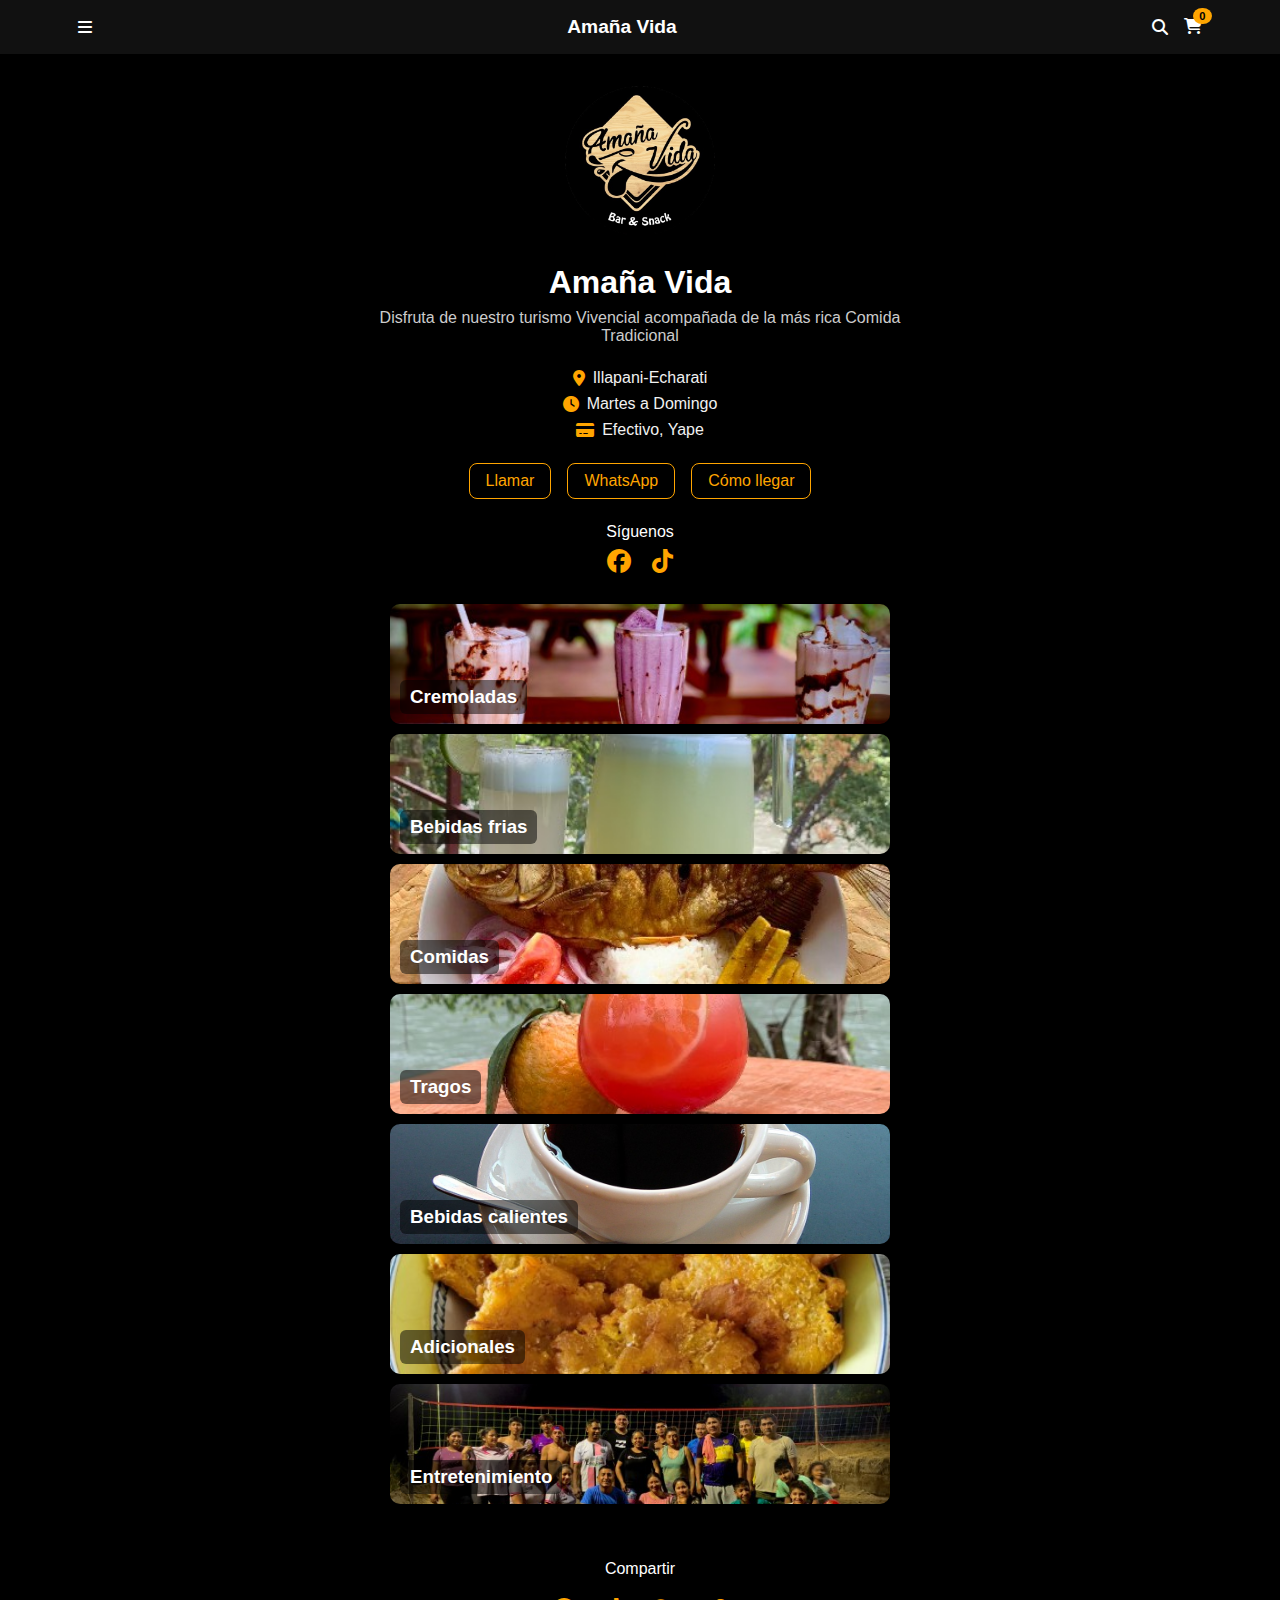
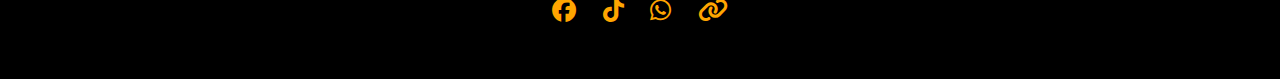
<file: amana-vida/index.html>
<!DOCTYPE html>
<html lang="es">
<head>
  <meta charset="UTF-8">
  <meta name="viewport" content="width=device-width, initial-scale=1">
  <title>Amaña Vida</title>
  <link rel="stylesheet" href="css/styles.css">
  <link href="https://fonts.googleapis.com/css2?family=Montserrat:wght@400;700&display=swap" rel="stylesheet">
  <link rel="stylesheet" href="https://cdnjs.cloudflare.com/ajax/libs/font-awesome/6.5.0/css/all.min.css" integrity="sha512-yzI0a++U..." crossorigin="anonymous" referrerpolicy="no-referrer" />


</head>
<body>

  <header class="header">
    <div class="header__content">
      <i class="fa-solid fa-bars"></i>
      <h1 class="logo">Amaña Vida</h1>
      <div class="header__icons">
        <i class="fas fa-search"></i>
        <div class="cart-icon">
          <i class="fas fa-shopping-cart"></i>
          <span class="cart-count">0</span>
        </div>
      </div>
    </div>
  </header>

  <main class="main">
    <section class="profile">
      <img src="img/logoLaQarta.png" alt="Logo Amaña Vida" class="profile__logo">
      <h2 class="profile__title">Amaña Vida</h2>
      <p class="profile__desc">Disfruta de nuestro turismo Vivencial acompañada de la más rica Comida Tradicional</p>

      <div class="info">
        <p><i class="fas fa-map-marker-alt"></i> Illapani-Echarati</p>
        <p><i class="fas fa-clock"></i> Martes a Domingo</p>
        <p><i class="fas fa-credit-card"></i> Efectivo, Yape</p>
      </div>

      <div class="buttons">
        <a href="#" class="btn">Llamar</a>
        <a href="#" class="btn">WhatsApp</a>
        <a href="#" class="btn">Cómo llegar</a>
      </div>

      <div class="social">
        <p>Síguenos</p>
        <div class="social__icons">
          <i class="fab fa-facebook"></i>
          <i class="fab fa-tiktok"></i>
        </div>
      </div>

      <ul class="space-options">
        <li class="space-options__items" style="background-image: url('img/Cremoladasimg.jpg');">
        <h3>Cremoladas</h3></li>
        <li class="space-options__items" style="background-image: url('img/BebidasFriasImg.jpg');">
            <h3>Bebidas frias</h3></li>
        <li class="space-options__items" style="background-image: url('img/Comidas.jpg');">
            <h3>Comidas</h3></li>
        <li class="space-options__items" style="background-image: url('img/Tragos.jpg');">
            <h3>Tragos</h3></li>
        <li class="space-options__items" style="background-image: url('img/BebidasCalientes.jpg');">
            <h3>Bebidas calientes</h3></li>
        <li class="space-options__items" style="background-image: url('img/Adicionales.jpg');">
            <h3>Adicionales</h3></li>
        <li class="space-options__items" style="background-image: url('img/Entretenimiento.jpg');">
            <h3>Entretenimiento</h3></li>

      </ul>
      
    <div class="compartir">
        <p>Compartir</p>
        <div class="compartir__icons">
        <i class="fab fa-facebook"></i>
        <i class="fab fa-tiktok"></i>
        <i class="fab fa-whatsapp"></i>
        <i class="fas fa-link"></i>
        </div>
    </div>


    </section>
  </main>

</body>
</html>
</file>
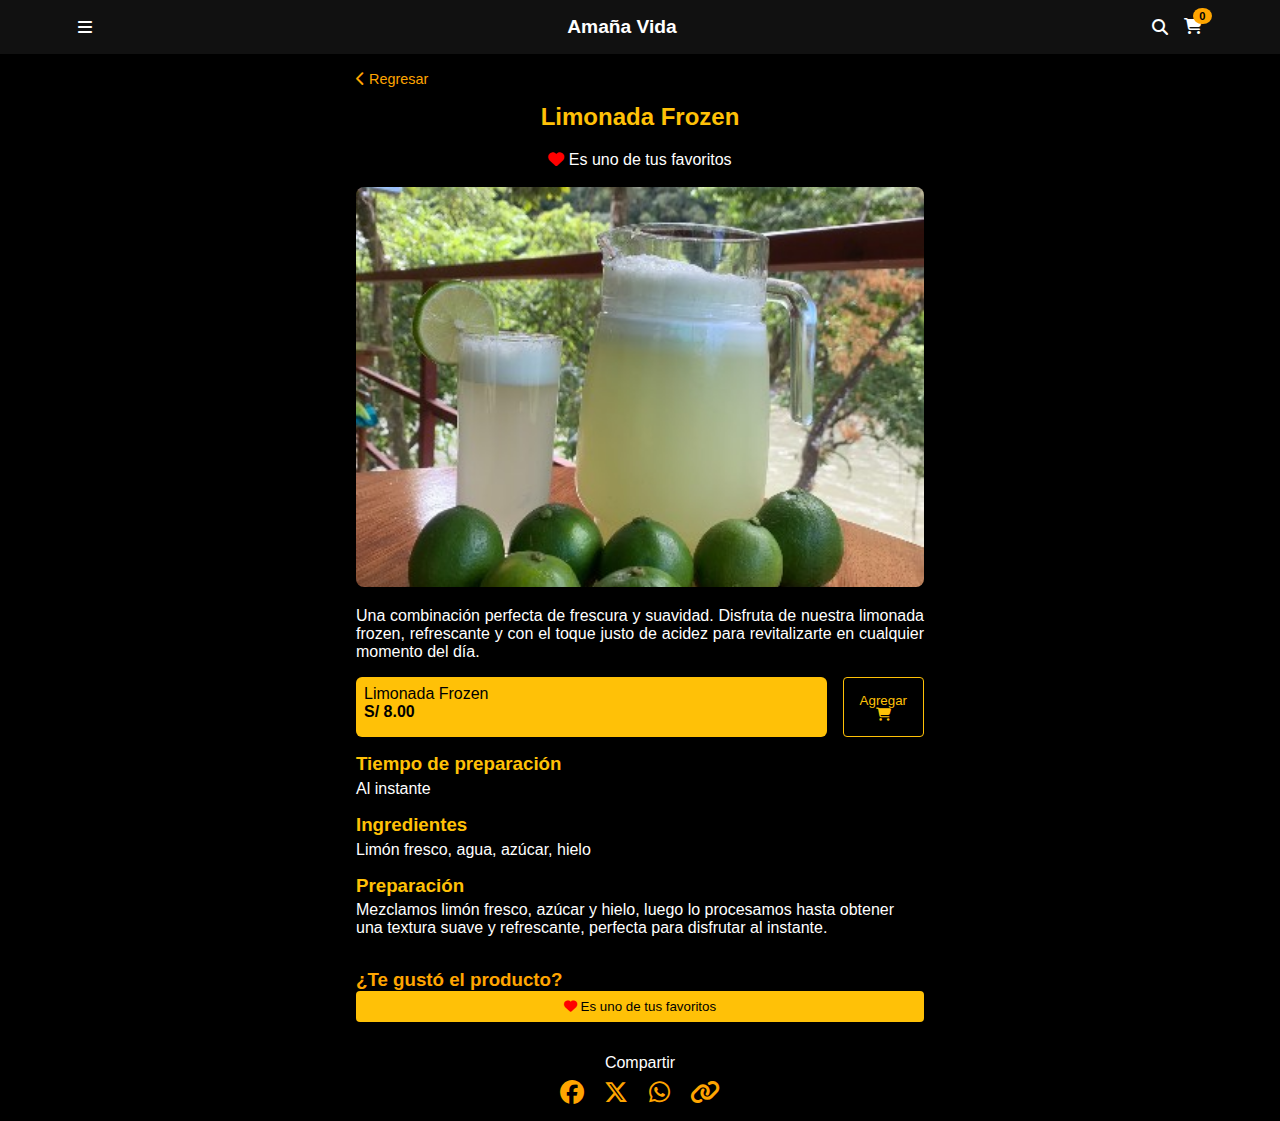
<file: amana-vida/producto.html>
<!DOCTYPE html>
<html lang="es">
<head>
  <meta charset="UTF-8" />
  <meta name="viewport" content="width=device-width, initial-scale=1.0"/>
  <title>Limonada Frozen - Amaña Vida</title>
  <link rel="stylesheet" href="css/styles.css" />
  <link href="https://fonts.googleapis.com/css2?family=Montserrat:wght@400;700&display=swap" rel="stylesheet" />
  <link rel="stylesheet" href="https://cdnjs.cloudflare.com/ajax/libs/font-awesome/6.5.0/css/all.min.css" />
</head>

<body class="body">
  <header class="header">
    <div class="header__content">
      <i class="fa-solid fa-bars"></i>
      <h1 class="logo">Amaña Vida</h1>
      <div class="header__icons">
        <i class="fas fa-search"></i>
        <div class="cart-icon">
          <i class="fas fa-shopping-cart"></i>
          <span class="cart-count">0</span>
        </div>
      </div>
    </div>
  </header>

  <main class="product">
    <a href="index.html" class="back-link"><i class="fas fa-chevron-left"></i> Regresar</a>
    <h2 class="product__title">Limonada Frozen</h2>
    <p class="product__message"><i class="fas fa-heart"></i>  Es uno de tus favoritos</p>
    <img src="img/BebidasFriasImg.jpg" alt="Limonada Frozen" class="product__image" />

    <p class="product__description">
      Una combinación perfecta de frescura y suavidad. Disfruta de nuestra limonada frozen,
      refrescante y con el toque justo de acidez para revitalizarte en cualquier momento del día.
    </p>
    <div class="product-purchase">
        <div class="product-purchase__box">
        <p>Limonada Frozen</p>
        <span class="product-purchase__price">S/ 8.00</span>
        </div>
        <button class="product-purchase__button">Agregar <i class="fas fa-shopping-cart"></i></button>
    </div>
    <section class="product__section">
      <h3 class="product__section-title">Tiempo de preparación</h3>
      <p>Al instante</p>
    </section>

    <section class="product__section">
      <h3 class="product__section-title">Ingredientes</h3>
      <p>Limón fresco, agua, azúcar, hielo</p>
    </section>

    <section class="product__section">
      <h3 class="product__section-title">Preparación</h3>
      <p>
        Mezclamos limón fresco, azúcar y hielo, luego lo procesamos hasta obtener una textura suave y refrescante, perfecta para disfrutar al instante.
      </p>
    </section>

    <section class="product__feedback">
      <h3>¿Te gustó el producto?</h3>
      <button class="product__recommend"><i class="fas fa-heart"></i> Es uno de tus favoritos</button>
    </section>

    <div class="share">
      <p>Compartir</p>
      <div class="social__icons">
        <i class="fab fa-facebook"></i>
        <i class="fab fa-x-twitter"></i>
        <i class="fab fa-whatsapp"></i>
        <i class="fas fa-link"></i>
      </div>
    </div>
  </main>
</body>
</html>
</file>
<file: amana-vida/css/styles.css>
/* Estilos generales */
* {
  box-sizing: border-box;
  margin: 0;
  padding: 0;
}

body {
  font-family: 'Arial', sans-serif;
  background-color: #000;
  color: #fff;
  background-image: url('https://laqarta.com/assets/img/pattern-black.png');
  background-repeat: repeat;
}

.header {
  background-color: rgba(0, 0, 0, 0.85);
  padding: 1rem;
  display: flex;
  justify-content: center;
  align-items: center;
}

.header__content {
  width: 90%;
  max-width: 1200px;
  display: flex;
  justify-content: space-between;
  align-items: center;
}

.logo {
  font-size: 1.2rem;
  font-weight: bold;
}

.header__icons {
  display: flex;
  align-items: center;
  gap: 1rem;
}

.cart-icon {
  position: relative;
}

.cart-count {
  background-color: orange;
  color: black;
  font-weight: bold;
  border-radius: 50%;
  font-size: 0.7rem;
  padding: 2px 6px;
  position: absolute;
  top: -10px;
  right: -10px;
}

.main {
  display: flex;
  justify-content: center;
  padding: 2rem 1rem;
}

.profile {
  text-align: center;
  max-width: 600px;
}

.profile__logo {
  width: 150px;
  height: 150px;
  border-radius: 100%;
  object-fit: cover;
  margin: 0 auto 1rem;
}

.profile__title {
  font-size: 2rem;
  margin: 0.5rem 0;
}

.profile__desc {
  font-size: 1rem;
  color: #ccc;
  margin-bottom: 1.5rem;
}

.info p {
  margin: 0.5rem 0;
  display: flex;
  align-items: center;
  justify-content: center;
  gap: 0.5rem;
  color: #f1f1f1;
}

.info p i {
    color: orange;
}

.buttons {
  margin: 1.5rem 0;
  display: flex;
  justify-content: center;
  flex-wrap: wrap;
  gap: 1rem;
}

.btn {
  border: 1px solid orange;
  padding: 0.5rem 1rem;
  color: orange;
  text-decoration: none;
  border-radius: 8px;
  transition: background 0.3s;
}

.btn:hover {
  background-color: orange;
  color: black;
}

.social {
  margin-top: 1rem;
}

.social p {
  margin-bottom: 0.5rem;
}

.social__icons i {
  font-size: 1.5rem;
  margin: 0 0.5rem;
  cursor: pointer;
}

.space-options {
  display: flex;
  flex-wrap: wrap;
  list-style: none;
  padding: 0;
  margin: 0;
  margin-top: 30px;
  gap: 10px;
  justify-content: center;
}

.space-options__items {
  width: 500px;
  height: 120px;
  background-size: cover;
  background-position: center;
  position: relative;
  border-radius: 10px;
  overflow: hidden;
  display: flex;
  align-items: flex-end;
  justify-content: bottom;
  padding: 10px;
  color: white;
  text-align: bottom;
  font-weight: bold;
  box-shadow: 0 4px 8px rgba(0,0,0,0.2);
  cursor: pointer;
  transition: transform 0.2s ease;
}

.space-options__items:hover {
  transform: scale(1.05);
  box-shadow: 0 6px 12px rgba(0,0,0,0.3);
}

.space-options__items h3 {
  margin: 0;
  background-color: rgba(0, 0, 0, 0.5);
  padding: 6px 10px;
  border-radius: 6px;
}


.compartir {
  border-top: none !important;
  margin-top: 2rem;
  background-color: rgba(0, 0, 0, 0.85);
  padding: 1.5rem 1rem;
  text-align: center;
  border-top: 1px solid #444;
}

.compartir__icons{
    margin-top: 20px;
}

.compartir .compartir__icons p {
  color: #fff;
  font-weight: bold;
  margin-bottom: 0.5rem;
}

.compartir .compartir__icons i {
  font-size: 1.5rem;
  margin: 0 0.7rem;
  color: orange;
  transition: color 0.3s;
}

.compartir .compartir__icons i:hover {
  color: orange;
}

/*Categoria */
.menu-section {
  padding: 1rem;
  color: white;
  max-width: 600px;
  margin: auto;
}

.back-link {
  color: orange;
  text-decoration: none;
  font-size: 0.9rem;
  display: inline-block;
  margin-bottom: 1rem;
}

.menu-section h2 {
  color: orange;
  font-size: 1.5rem;
  margin-bottom: 0.5rem;
}

.dash {
  font-size: 2rem;
  vertical-align: middle;
  margin-right: 0.3rem;
}

.menu-description {
  color: #ccc;
  font-size: 1rem;
  margin-bottom: 1.5rem;
}

.menu-list {
  list-style: none;
  padding: 0;
  margin: 0;
}

.menu-item {
  display: flex;
  align-items: flex-start;
  gap: 1rem;
  margin-bottom: 1.2rem;
  background-color: rgba(255, 255, 255, 0.05);
  border-radius: 10px;
  padding: 0.7rem;
}


.menu-item img {
  width: 90px;
  height: 90px;
  object-fit: cover;
  border-radius: 10px;
}

.menu-item h3 {
  margin: 0;
  font-size: 1.1rem;
  color: white;
}

.menu-item p {
  margin: 0.2rem 0;
  font-size: 0.9rem;
  color: #ccc;
}

.time {
  font-style: italic;
  font-size: 0.85rem;
}

div .price {
  color: orange;
  font-weight: bold;
  margin-top: 0.3rem;
  font-size: 1rem;
}

.share {
  text-align: center;
  margin-top: 2rem;
}

.share p {
  margin-bottom: 0.5rem;
  font-size: 1rem;
}

.social__icons i {
  font-size: 1.5rem;
  margin: 0 0.5rem;
  cursor: pointer;
  color: orange;
}



/*Producto*/

.header, .footer {
  padding: 1rem;
  background-color: #111;
}

.nav {
  display: flex;
  justify-content: space-between;
  align-items: center;
}

.nav__back {
  color: orange;
  text-decoration: none;
}

.nav__title {
  font-weight: bold;
  color: white;
}

.nav__icons {
  display: flex;
  gap: 1rem;
}

.product {
  padding: 1rem;
  max-width: 600px;
  margin: auto;
}

.product__title {
  color: #ffc107;
  text-align: center;
  margin-bottom: 20px;
}

.product__message{
    text-align: center;
}
.product__message i {
    color: red;
    margin-bottom: 20px;
}

.product__image {
  width: 100%;
  border-radius: 8px;
  margin-bottom: 1rem;
  height: 400px;
  object-fit: cover;
  object-position: center;
}

.product__description {
  text-align: justify;
  margin-bottom: 1rem;
}

.product-purchase {
  display: flex;
  gap: 1rem;
  
}

.product-purchase__box {
  display: inline-block;
  justify-content: space-between;
  align-items: center;
  background: #ffc107;
  padding: 0.5rem;
  border-radius: 6px;
  margin-bottom: 1rem;
  width: 100%;
  height: 60px;
  color: #000;
  
}


.product-purchase__button {
  display: inline-block;
  background-color: #000;
  color: #ffc107;
  border: 1px solid #ffc107;
  padding: 0.3rem 1rem;
  cursor: pointer;
  border-radius: 4px;
  height: 60px;
}

.product-purchase__button i{
    display: block;
}

@media (max-width: 480px) {
  .product__image {
    height: 250px;
  }

  .product-purchase__button {
    width: 100%;
    font-size: 1rem;
  }

  .product-purchase {
    flex-direction: column;
  }
}

.product-purchase__price{
    font-weight: bold;
}


.product__section {
  margin-bottom: 1rem;
}

.product__section-title {
  color: #ffc107;
  margin-bottom: 0.3rem;
}

.product__feedback {
  text-align: left;
  margin-top: 2rem;
}

.product__feedback h3{
    color: orange;
    font-weight: bold;
}

.product__recommend {
  background-color: #ffc107;
  border: none;
  padding: 0.5rem 2rem;
  border-radius: 4px;
  cursor: pointer;
  width: 100%;
  
}

.product__recommend i {
    color: red;
}

.footer {
  text-align: center;
  margin-top: 2rem;
}

.footer__social span {
  margin: 0 0.5rem;
  cursor: pointer;
}
</file>
